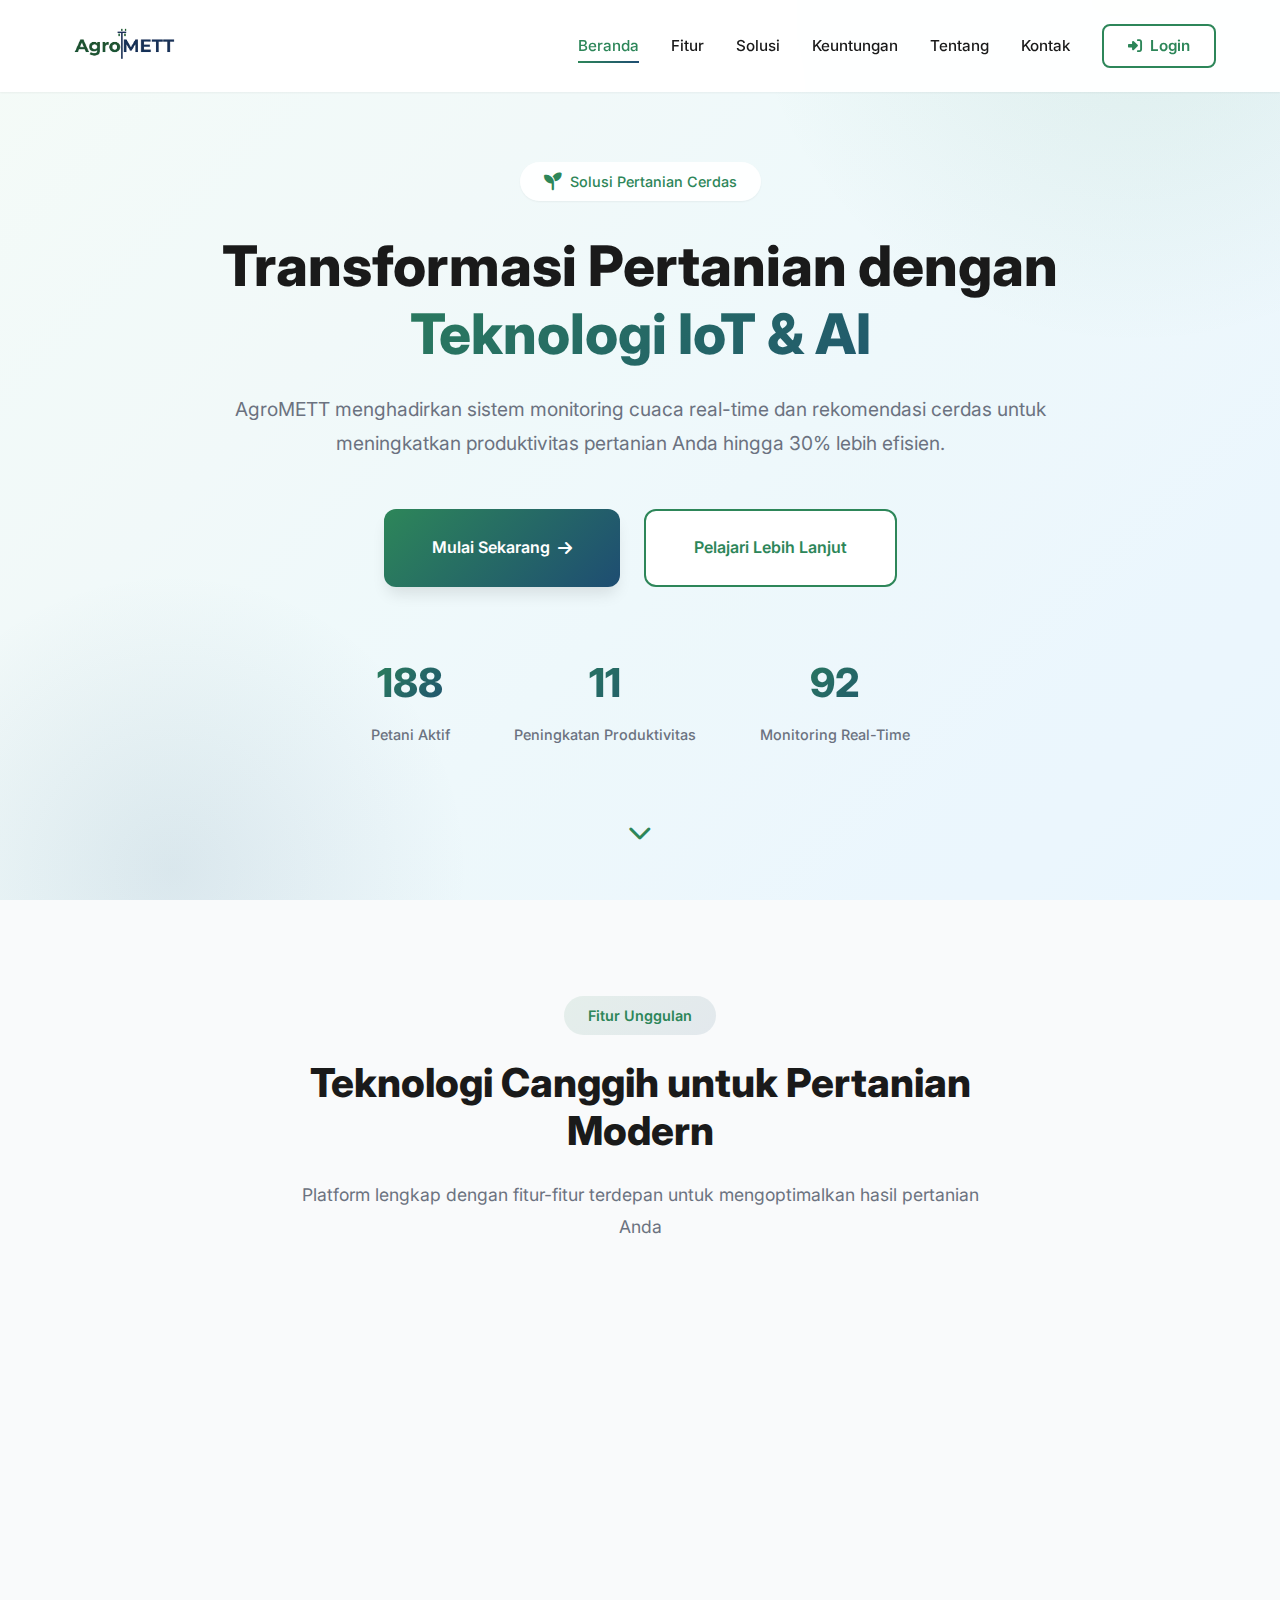
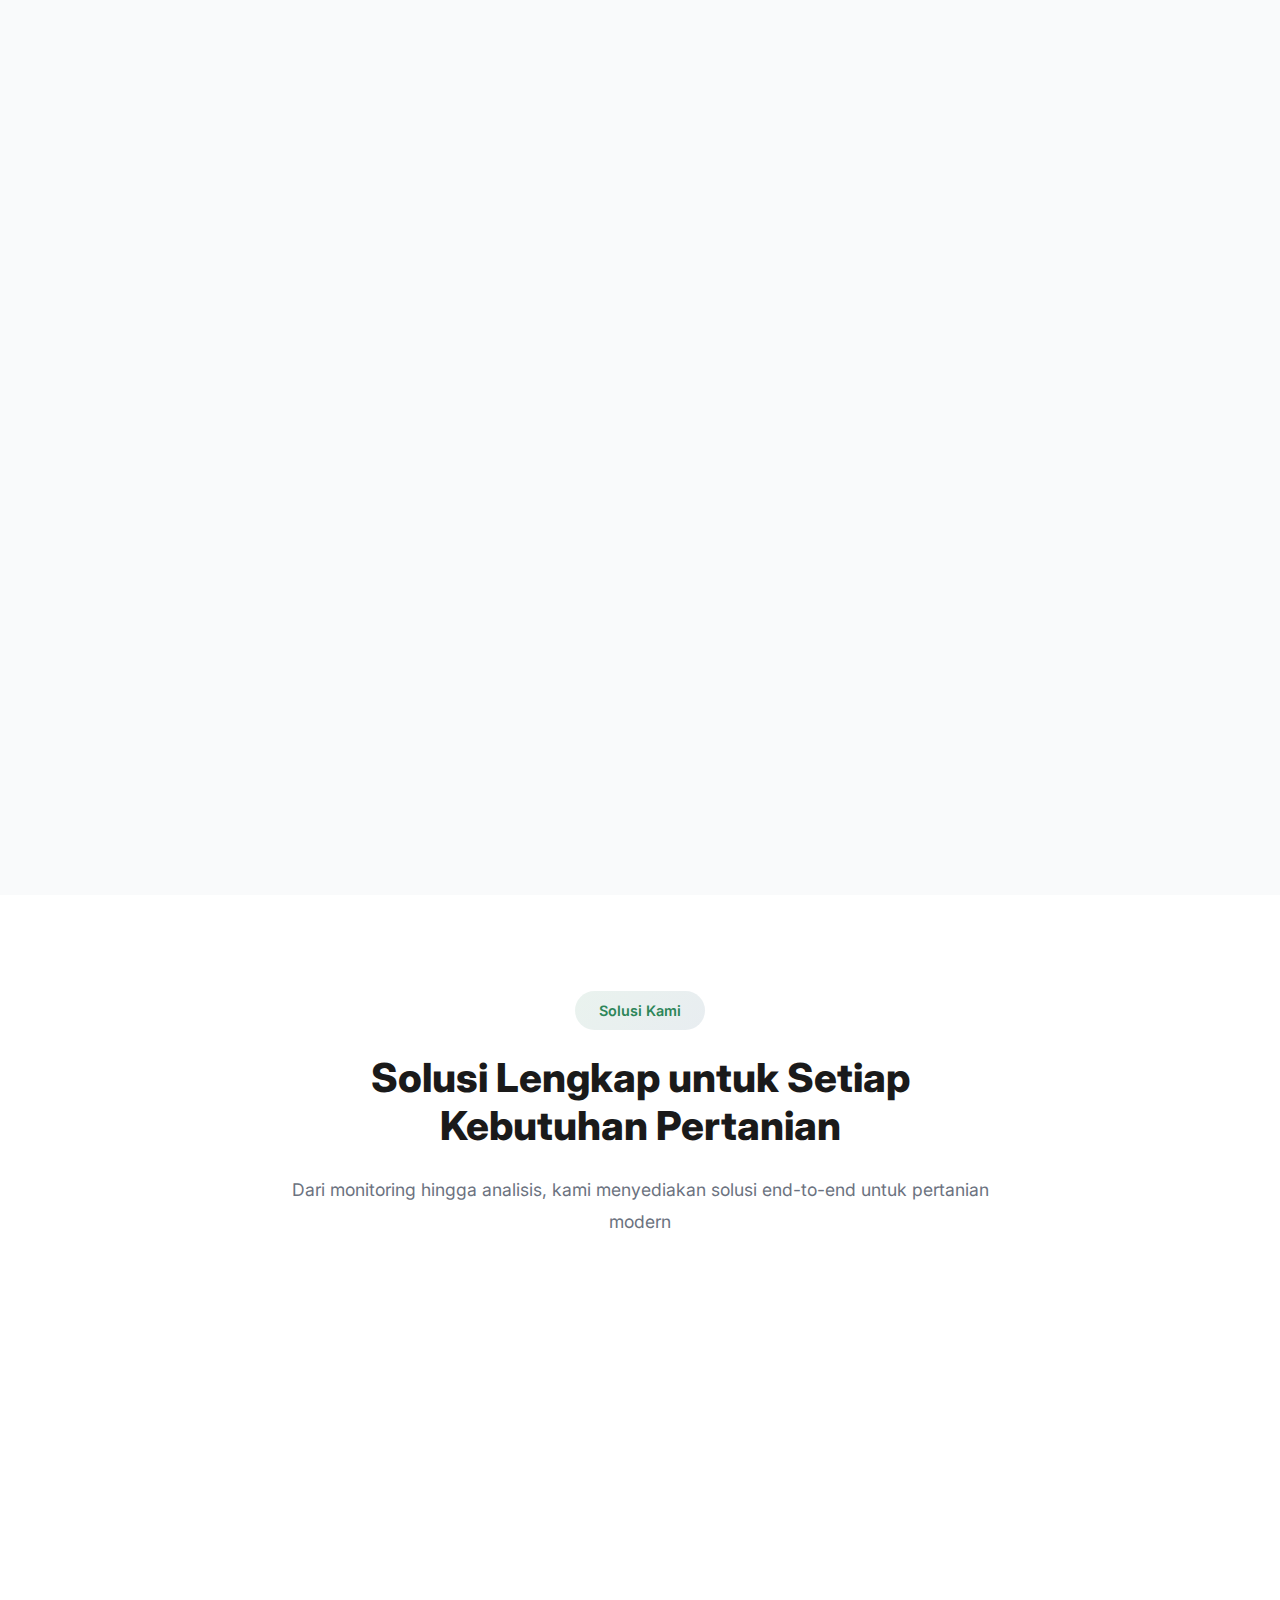
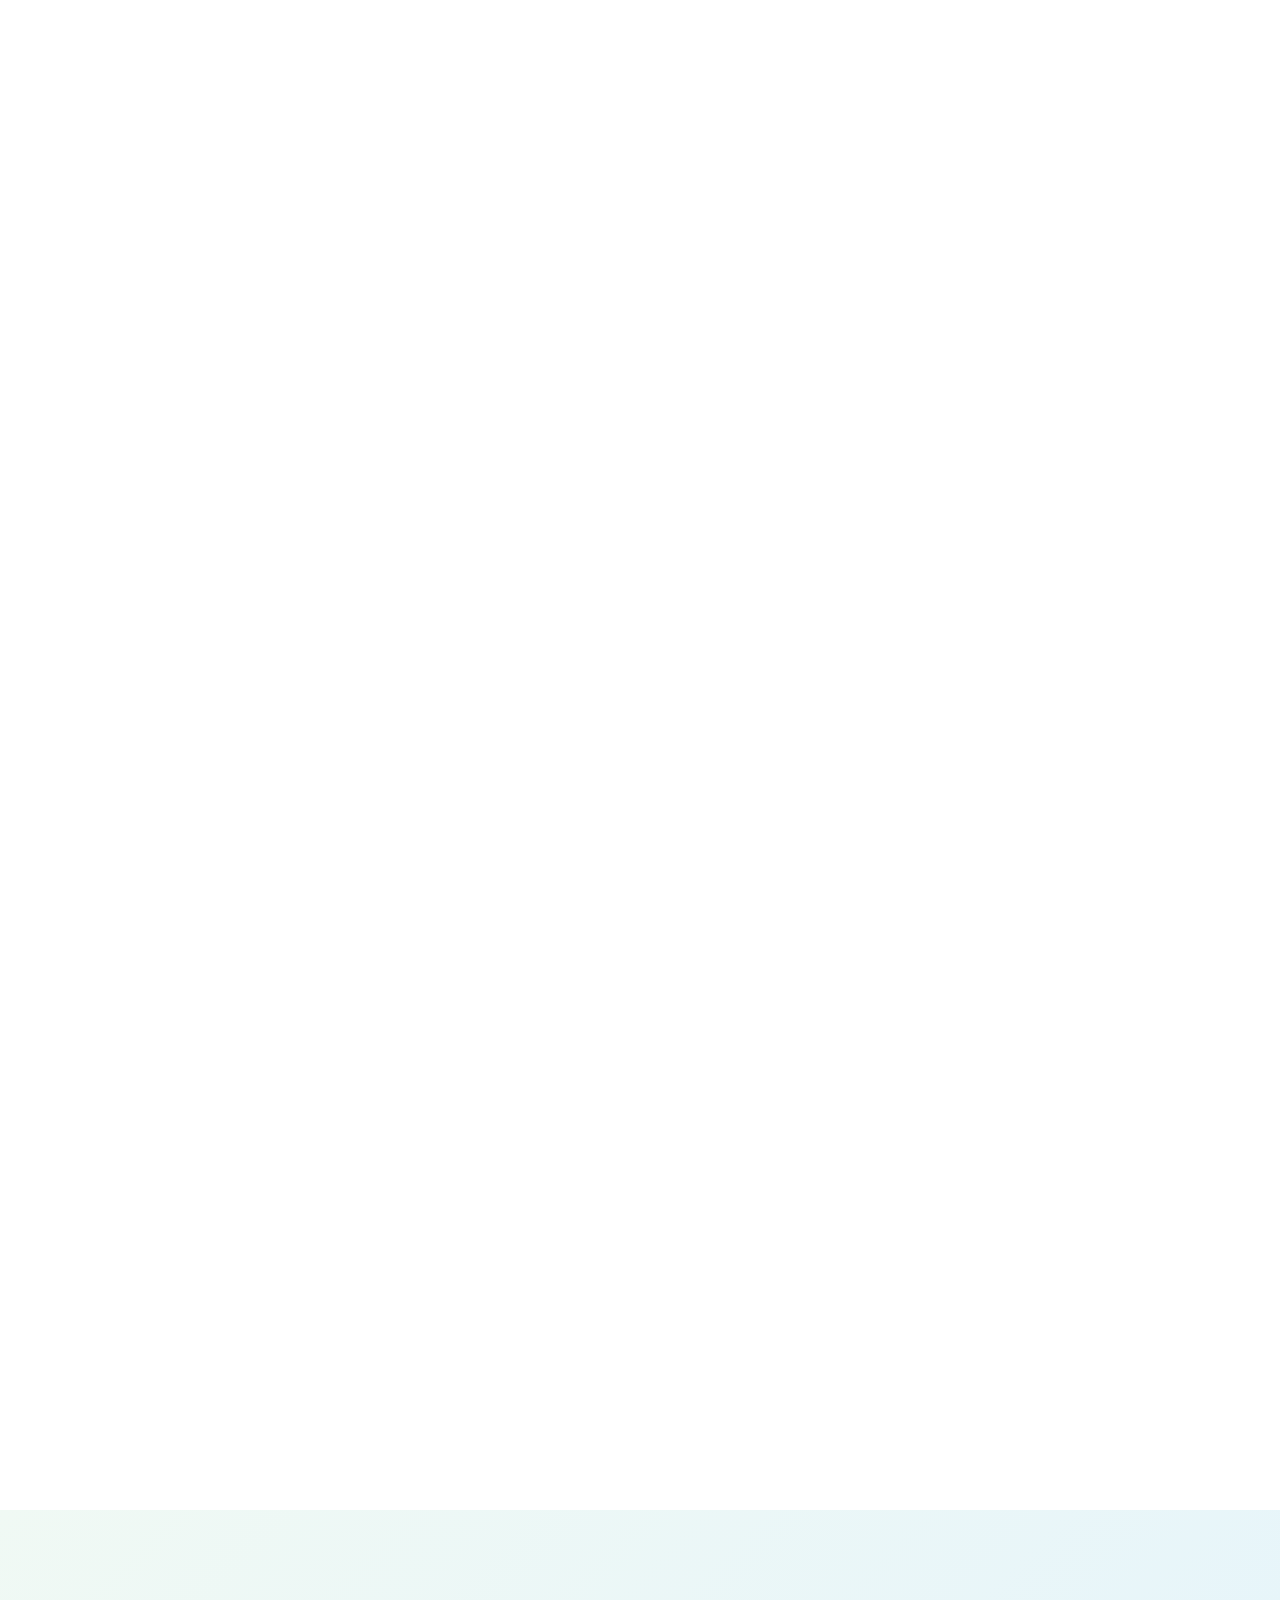
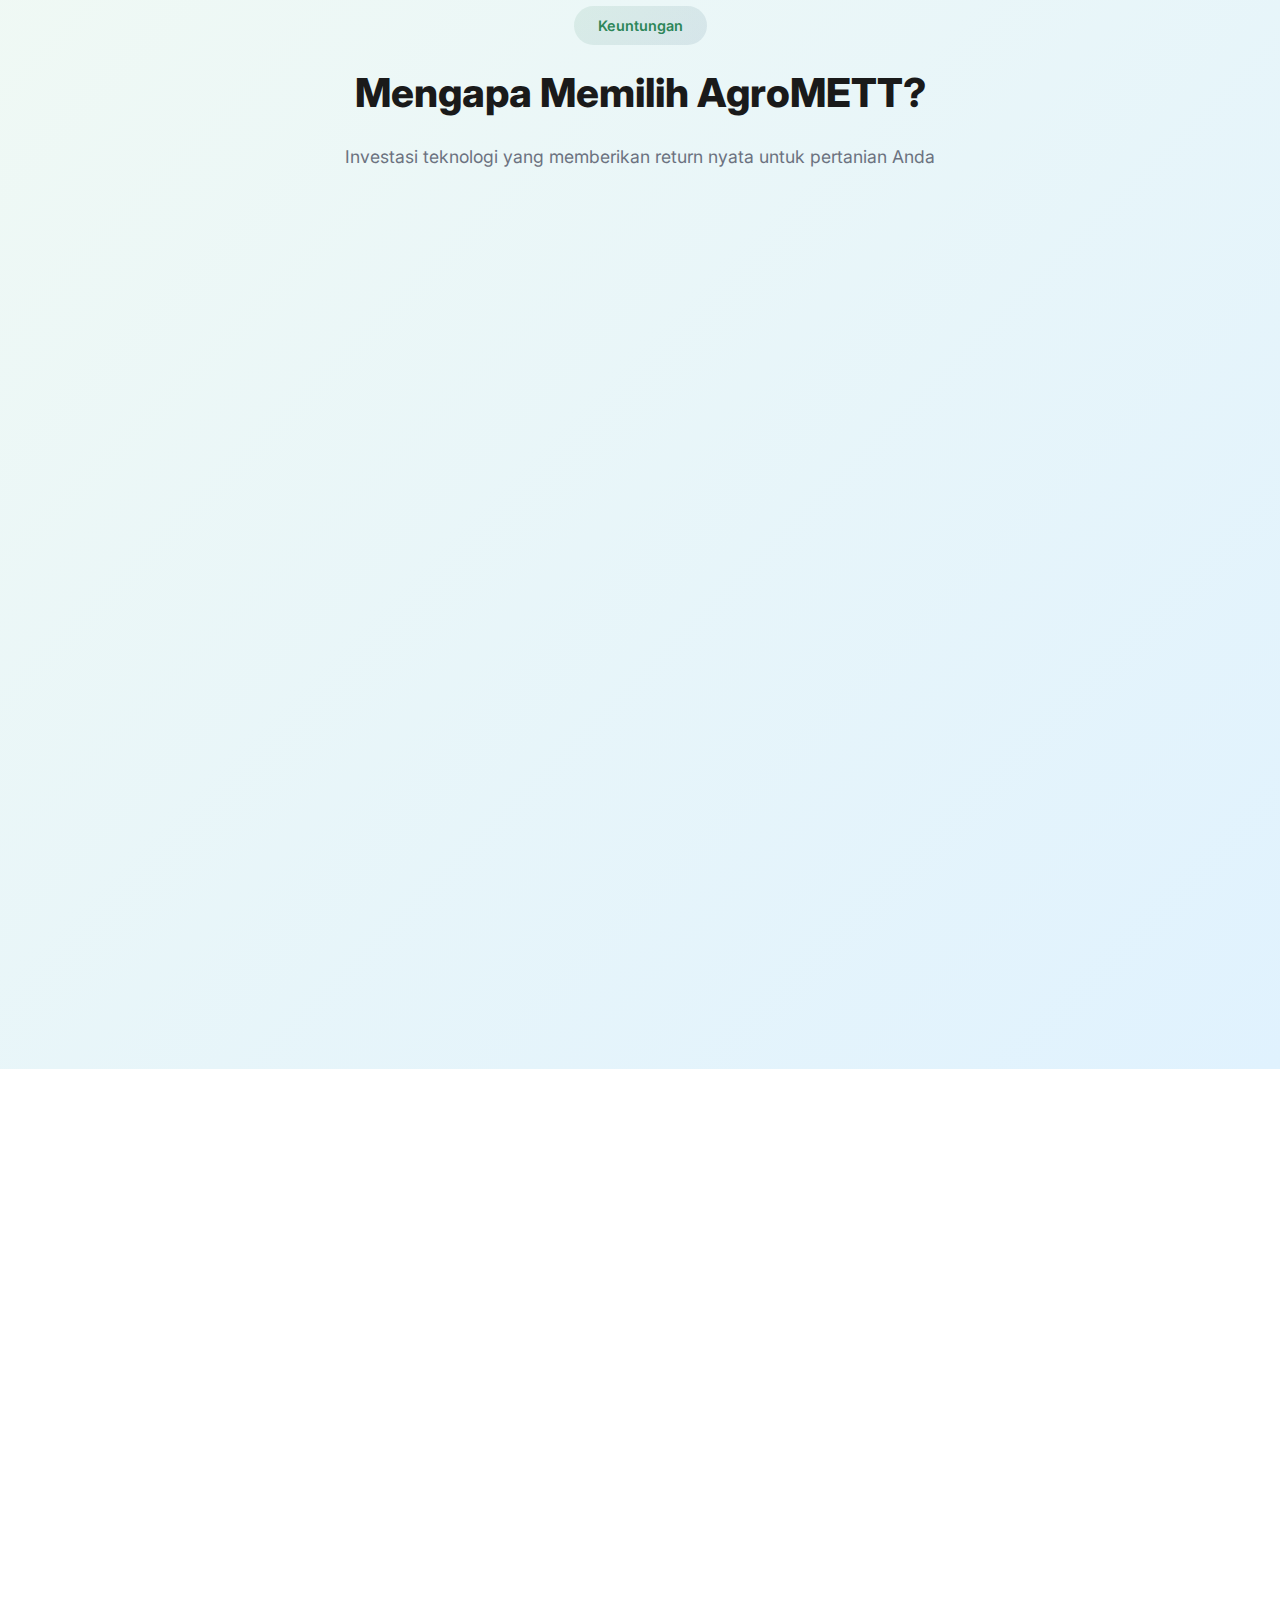
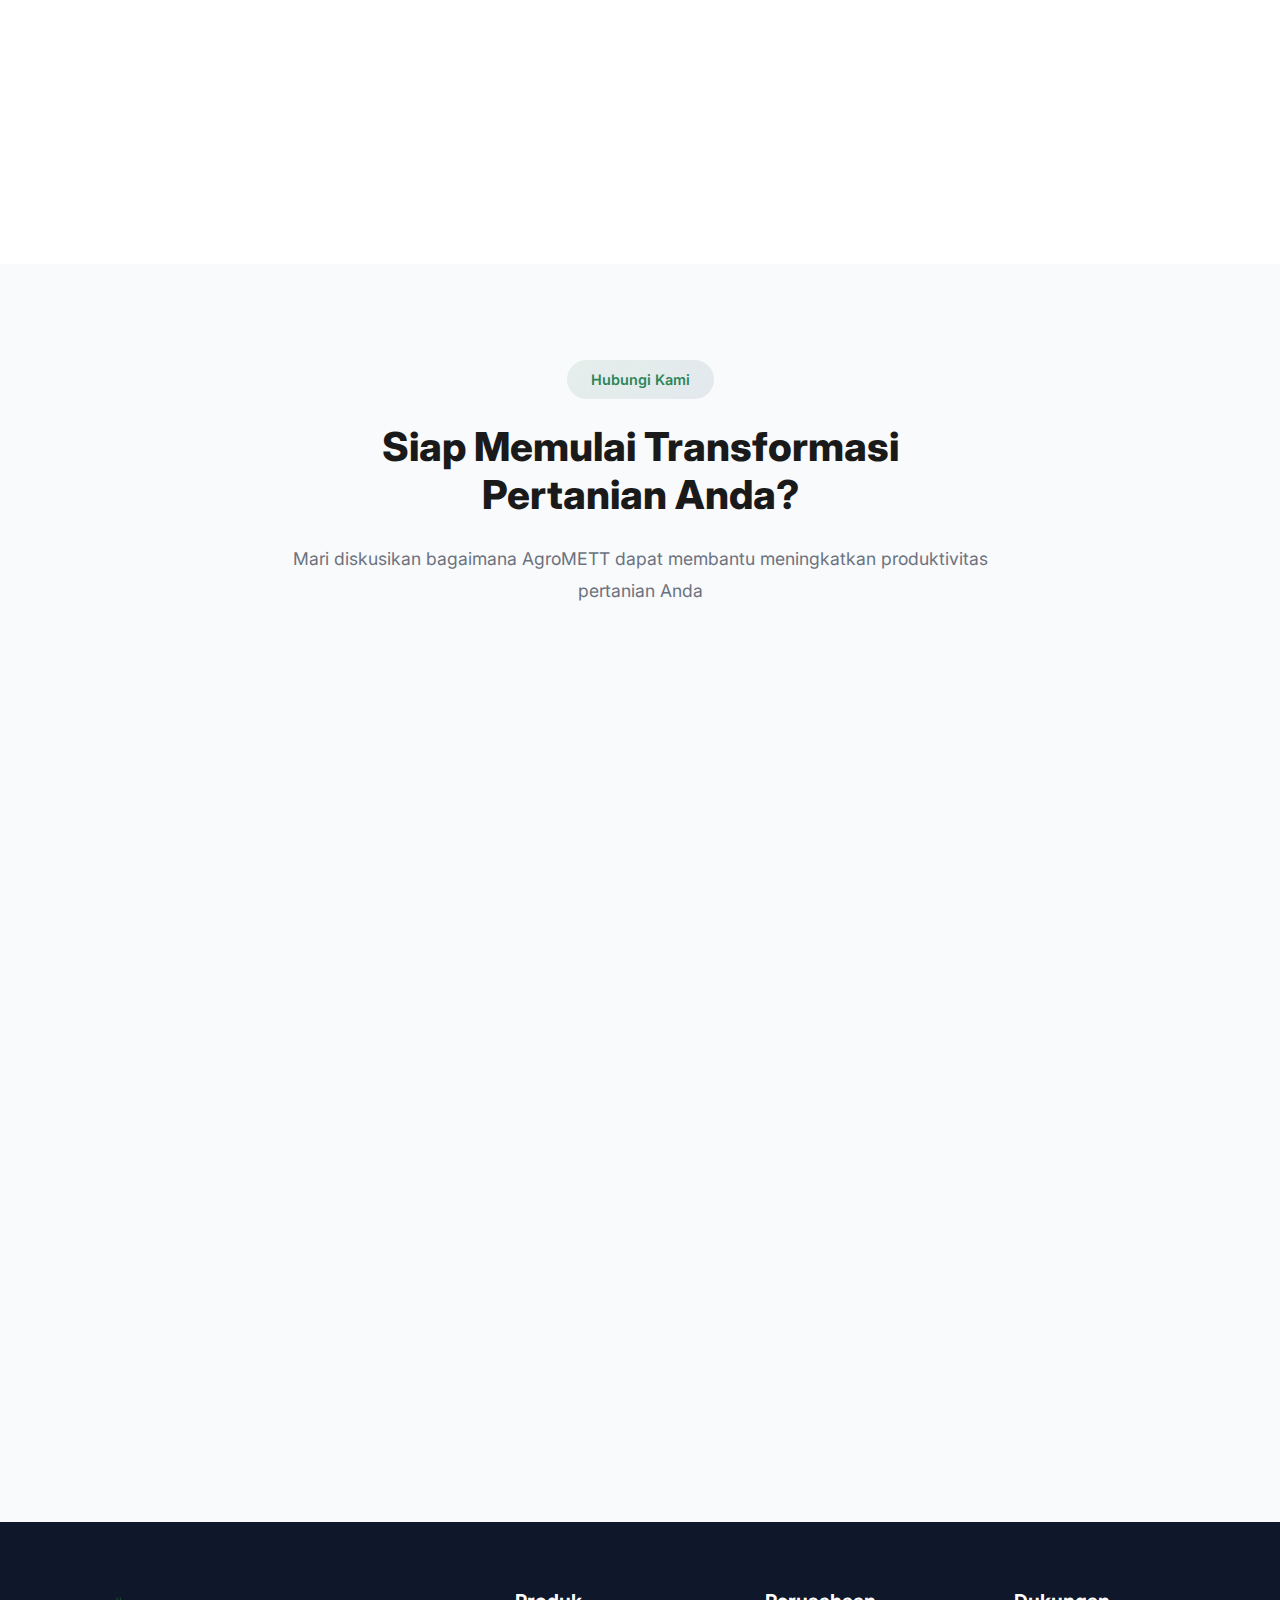
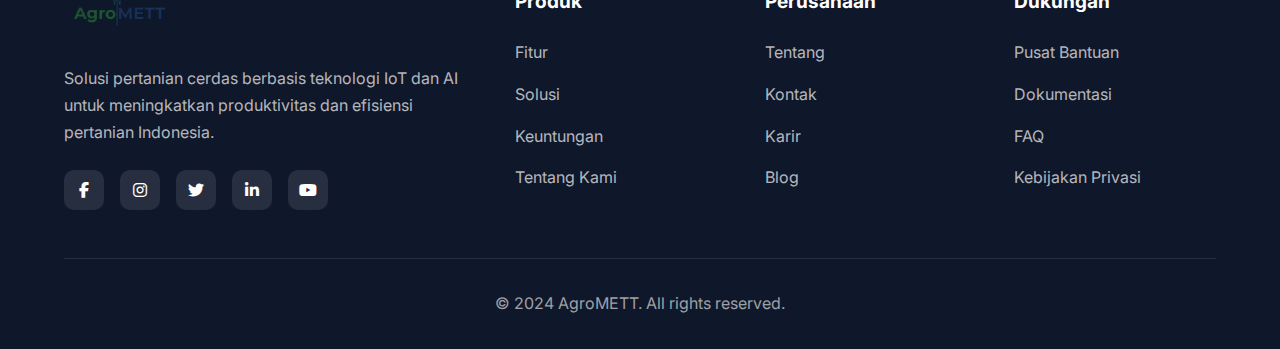
<file: index.html>
<!DOCTYPE html>
<html lang="id">
<head>
    <meta charset="UTF-8">
    <meta name="viewport" content="width=device-width, initial-scale=1.0">
    <title>AgroMETT - Smart Farming Solution untuk Pertanian Modern</title>
    <meta name="description" content="AgroMETT adalah solusi pertanian cerdas berbasis teknologi IoT dan AI untuk meningkatkan produktivitas dan efisiensi pertanian Indonesia.">
    <link rel="icon" type="image/png" href="image/logo1x1.png">
    <link rel="stylesheet" href="https://cdnjs.cloudflare.com/ajax/libs/font-awesome/6.4.0/css/all.min.css">
    <link rel="preconnect" href="https://fonts.googleapis.com">
    <link rel="preconnect" href="https://fonts.gstatic.com" crossorigin>
    <link href="https://fonts.googleapis.com/css2?family=Inter:wght@300;400;500;600;700;800&display=swap" rel="stylesheet">
    <link rel="stylesheet" href="index.css">
</head>
<body>
    <!-- Navigation -->
    <nav class="navbar" id="navbar">
        <div class="container">
            <div class="nav-wrapper">
                <div class="logo-container">
                    <img src="image/logo.png" alt="AgroMETT Logo" class="logo-img">
                </div>
                <button class="mobile-menu-toggle" id="mobile-menu-toggle" aria-label="Toggle menu">
                    <span></span>
                    <span></span>
                    <span></span>
                </button>
                <ul class="nav-menu" id="nav-menu">
                    <li><a href="#home" class="nav-link active">Beranda</a></li>
                    <li><a href="#features" class="nav-link">Fitur</a></li>
                    <li><a href="#solutions" class="nav-link">Solusi</a></li>
                    <li><a href="#benefits" class="nav-link">Keuntungan</a></li>
                    <li><a href="#about" class="nav-link">Tentang</a></li>
                    <li><a href="#contact" class="nav-link">Kontak</a></li>
                    <li><a href="auth.html" class="nav-link nav-login">
                        <i class="fas fa-sign-in-alt"></i>
                        <span>Login</span>
                    </a></li>
                </ul>
            </div>
        </div>
    </nav>

    <!-- Hero Section -->
    <section id="home" class="hero">
        <div class="hero-background">
            <div class="hero-overlay"></div>
        </div>
        <div class="container">
            <div class="hero-content">
                <div class="hero-badge">
                    <i class="fas fa-seedling"></i>
                    <span>Solusi Pertanian Cerdas</span>
                </div>
                <h1 class="hero-title">
                    Transformasi Pertanian dengan
                    <span class="highlight">Teknologi IoT & AI</span>
                </h1>
                <p class="hero-description">
                    AgroMETT menghadirkan sistem monitoring cuaca real-time dan rekomendasi cerdas 
                    untuk meningkatkan produktivitas pertanian Anda hingga 30% lebih efisien.
                </p>
                <div class="hero-cta">
                    <a href="#contact" class="btn btn-primary">
                        <span>Mulai Sekarang</span>
                        <i class="fas fa-arrow-right"></i>
                    </a>
                    <a href="#features" class="btn btn-secondary">
                        <span>Pelajari Lebih Lanjut</span>
                    </a>
                </div>
                <div class="hero-stats">
                    <div class="stat-item">
                        <div class="stat-number">500+</div>
                        <div class="stat-label">Petani Aktif</div>
                    </div>
                    <div class="stat-item">
                        <div class="stat-number">30%</div>
                        <div class="stat-label">Peningkatan Produktivitas</div>
                    </div>
                    <div class="stat-item">
                        <div class="stat-number">24/7</div>
                        <div class="stat-label">Monitoring Real-Time</div>
                    </div>
                </div>
            </div>
        </div>
        <div class="scroll-indicator">
            <i class="fas fa-chevron-down"></i>
        </div>
    </section>

    <!-- Features Section -->
    <section id="features" class="features">
        <div class="container">
            <div class="section-header">
                <span class="section-badge">Fitur Unggulan</span>
                <h2 class="section-title">Teknologi Canggih untuk Pertanian Modern</h2>
                <p class="section-description">
                    Platform lengkap dengan fitur-fitur terdepan untuk mengoptimalkan hasil pertanian Anda
                </p>
            </div>
            <div class="features-grid">
                <div class="feature-card">
                    <div class="feature-icon">
                        <i class="fas fa-cloud-sun-rain"></i>
                    </div>
                    <h3 class="feature-title">Monitoring Cuaca Real-Time</h3>
                    <p class="feature-description">
                        Pantau kondisi cuaca secara real-time dengan sensor IoT yang akurat. 
                        Dapatkan data suhu, kelembaban, intensitas cahaya, dan kecepatan angin.
                    </p>
                    <ul class="feature-list">
                        <li><i class="fas fa-check"></i> Update setiap menit</li>
                        <li><i class="fas fa-check"></i> Prediksi cuaca 7 hari</li>
                        <li><i class="fas fa-check"></i> Notifikasi peringatan dini</li>
                    </ul>
                </div>
                <div class="feature-card">
                    <div class="feature-icon">
                        <i class="fas fa-robot"></i>
                    </div>
                    <h3 class="feature-title">AI Rekomendasi Cerdas</h3>
                    <p class="feature-description">
                        Dapatkan rekomendasi berbasis AI untuk jadwal tanam, pemupukan, 
                        dan pengairan yang optimal berdasarkan data cuaca dan kondisi lahan.
                    </p>
                    <ul class="feature-list">
                        <li><i class="fas fa-check"></i> Analisis data prediktif</li>
                        <li><i class="fas fa-check"></i> Rekomendasi personalisasi</li>
                        <li><i class="fas fa-check"></i> Akurasi hingga 85%</li>
                    </ul>
                </div>
                <div class="feature-card">
                    <div class="feature-icon">
                        <i class="fas fa-chart-line"></i>
                    </div>
                    <h3 class="feature-title">Analisis Produktivitas</h3>
                    <p class="feature-description">
                        Analisis data historis untuk memprediksi hasil panen, estimasi pendapatan, 
                        dan perbandingan produktivitas antar musim.
                    </p>
                    <ul class="feature-list">
                        <li><i class="fas fa-check"></i> Prediksi hasil panen</li>
                        <li><i class="fas fa-check"></i> Estimasi pendapatan</li>
                        <li><i class="fas fa-check"></i> Grafik dan visualisasi data</li>
                    </ul>
                </div>
                <div class="feature-card">
                    <div class="feature-icon">
                        <i class="fas fa-mobile-alt"></i>
                    </div>
                    <h3 class="feature-title">Akses Mobile & Web</h3>
                    <p class="feature-description">
                        Akses platform dari mana saja melalui aplikasi mobile atau web. 
                        Responsif dan mudah digunakan di semua perangkat.
                    </p>
                    <ul class="feature-list">
                        <li><i class="fas fa-check"></i> Interface responsif</li>
                        <li><i class="fas fa-check"></i> Sinkronisasi cloud</li>
                        <li><i class="fas fa-check"></i> Offline mode tersedia</li>
                    </ul>
                </div>
                <div class="feature-card">
                    <div class="feature-icon">
                        <i class="fas fa-bell"></i>
                    </div>
                    <h3 class="feature-title">Notifikasi Pintar</h3>
                    <p class="feature-description">
                        Terima notifikasi penting tentang kondisi cuaca ekstrem, jadwal pemupukan, 
                        dan waktu panen optimal langsung ke perangkat Anda.
                    </p>
                    <ul class="feature-list">
                        <li><i class="fas fa-check"></i> Peringatan cuaca ekstrem</li>
                        <li><i class="fas fa-check"></i> Pengingat jadwal</li>
                        <li><i class="fas fa-check"></i> Customizable alerts</li>
                    </ul>
                </div>
                <div class="feature-card">
                    <div class="feature-icon">
                        <i class="fas fa-database"></i>
                    </div>
                    <h3 class="feature-title">Data Historis Lengkap</h3>
                    <p class="feature-description">
                        Simpan dan analisis data cuaca serta hasil panen dari waktu ke waktu. 
                        Ekspor data untuk analisis lebih lanjut.
                    </p>
                    <ul class="feature-list">
                        <li><i class="fas fa-check"></i> Penyimpanan cloud</li>
                        <li><i class="fas fa-check"></i> Ekspor data Excel/CSV</li>
                        <li><i class="fas fa-check"></i> Backup otomatis</li>
                    </ul>
                </div>
            </div>
        </div>
    </section>

    <!-- Solutions Section -->
    <section id="solutions" class="solutions">
        <div class="container">
            <div class="section-header">
                <span class="section-badge">Solusi Kami</span>
                <h2 class="section-title">Solusi Lengkap untuk Setiap Kebutuhan Pertanian</h2>
                <p class="section-description">
                    Dari monitoring hingga analisis, kami menyediakan solusi end-to-end untuk pertanian modern
                </p>
            </div>
            <div class="solutions-content">
                <div class="solution-item">
                    <div class="solution-image">
                        <img src="image/product1.png" alt="Stasiun Cuaca IoT" class="solution-image-img">
                    </div>
                    <div class="solution-text">
                        <h3>Stasiun Cuaca IoT</h3>
                        <p>
                            Sistem monitoring cuaca lengkap dengan sensor-sensor canggih yang terhubung 
                            langsung ke cloud. Dapatkan data akurat real-time untuk pengambilan keputusan yang tepat.
                        </p>
                        <ul class="solution-features">
                            <li><i class="fas fa-check-circle"></i> Sensor suhu, kelembaban, cahaya, dan angin</li>
                            <li><i class="fas fa-check-circle"></i> Koneksi WiFi/LoRa untuk area terpencil</li>
                            <li><i class="fas fa-check-circle"></i> Baterai tahan lama dengan panel surya</li>
                            <li><i class="fas fa-check-circle"></i> Tahan cuaca ekstrem</li>
                        </ul>
                    </div>
                </div>
                <div class="solution-item reverse">
                    <div class="solution-image">
                        <img src="image/product4.png" alt="Platform AI Analytics" class="solution-image-img">
                    </div>
                    <div class="solution-text">
                        <h3>Platform AI Analytics</h3>
                        <p>
                            Platform berbasis AI yang menganalisis data cuaca dan lahan untuk memberikan 
                            rekomendasi optimal. Meningkatkan efisiensi dan produktivitas pertanian Anda.
                        </p>
                        <ul class="solution-features">
                            <li><i class="fas fa-check-circle"></i> Machine learning untuk prediksi akurat</li>
                            <li><i class="fas fa-check-circle"></i> Rekomendasi jadwal tanam optimal</li>
                            <li><i class="fas fa-check-circle"></i> Manajemen air dan pemupukan cerdas</li>
                            <li><i class="fas fa-check-circle"></i> Dashboard interaktif dan mudah digunakan</li>
                        </ul>
                    </div>
                </div>
                <div class="solution-item">
                    <div class="solution-image">
                        <div class="solution-icon-large">
                            <i class="fas fa-users"></i>
                        </div>
                    </div>
                    <div class="solution-text">
                        <h3>Konsultasi & Support</h3>
                        <p>
                            Tim ahli kami siap membantu Anda dalam implementasi dan optimasi sistem. 
                            Dapatkan dukungan penuh untuk kesuksesan pertanian Anda.
                        </p>
                        <ul class="solution-features">
                            <li><i class="fas fa-check-circle"></i> Setup dan instalasi profesional</li>
                            <li><i class="fas fa-check-circle"></i> Training dan workshop</li>
                            <li><i class="fas fa-check-circle"></i> Support 24/7</li>
                            <li><i class="fas fa-check-circle"></i> Update dan maintenance berkala</li>
                        </ul>
                    </div>
                </div>
            </div>
        </div>
    </section>

    <!-- Benefits Section -->
    <section id="benefits" class="benefits">
        <div class="container">
            <div class="section-header">
                <span class="section-badge">Keuntungan</span>
                <h2 class="section-title">Mengapa Memilih AgroMETT?</h2>
                <p class="section-description">
                    Investasi teknologi yang memberikan return nyata untuk pertanian Anda
                </p>
            </div>
            <div class="benefits-grid">
                <div class="benefit-card">
                    <div class="benefit-number">01</div>
                    <h3>Meningkatkan Produktivitas</h3>
                    <p>Optimalkan hasil panen hingga 30% lebih tinggi dengan data-driven decision making</p>
                </div>
                <div class="benefit-card">
                    <div class="benefit-number">02</div>
                    <h3>Mengurangi Risiko</h3>
                    <p>Minimalkan kerugian akibat cuaca ekstrem dengan prediksi dan peringatan dini</p>
                </div>
                <div class="benefit-card">
                    <div class="benefit-number">03</div>
                    <h3>Efisiensi Biaya</h3>
                    <p>Hemat hingga 25% biaya operasional dengan manajemen air dan pemupukan yang tepat</p>
                </div>
                <div class="benefit-card">
                    <div class="benefit-number">04</div>
                    <h3>Data Terpusat</h3>
                    <p>Akses semua data pertanian Anda dari satu platform yang terintegrasi</p>
                </div>
                <div class="benefit-card">
                    <div class="benefit-number">05</div>
                    <h3>Skalabel</h3>
                    <p>Dari lahan kecil hingga perkebunan besar, solusi yang dapat disesuaikan</p>
                </div>
                <div class="benefit-card">
                    <div class="benefit-number">06</div>
                    <h3>Ramah Lingkungan</h3>
                    <p>Pertanian presisi yang mengurangi penggunaan air dan pupuk berlebihan</p>
                </div>
            </div>
        </div>
    </section>

    <!-- About Section -->
    <section id="about" class="about">
        <div class="container">
            <div class="about-content">
                <div class="about-text">
                    <span class="section-badge">Tentang Kami</span>
                    <h2 class="section-title">Mengubah Masa Depan Pertanian Indonesia</h2>
                    <p class="about-description">
                        AgroMETT lahir dari visi untuk membawa pertanian Indonesia ke era digital. 
                        Kami percaya bahwa teknologi dapat menjadi katalisator untuk meningkatkan 
                        kesejahteraan petani dan ketahanan pangan nasional.
                    </p>
                    <p class="about-description">
                        Dengan kombinasi IoT, AI, dan expertise di bidang pertanian, kami menghadirkan 
                        solusi yang tidak hanya canggih secara teknologi, tetapi juga praktis dan mudah 
                        digunakan oleh petani di seluruh Indonesia.
                    </p>
                    <div class="about-stats">
                        <div class="about-stat">
                            <div class="about-stat-number">500+</div>
                            <div class="about-stat-label">Petani Terdaftar</div>
                        </div>
                        <div class="about-stat">
                            <div class="about-stat-number">1000+</div>
                            <div class="about-stat-label">Hektar Lahan Terpantau</div>
                        </div>
                        <div class="about-stat">
                            <div class="about-stat-number">95%</div>
                            <div class="about-stat-label">Tingkat Kepuasan</div>
                        </div>
                    </div>
                </div>
                <div class="about-image">
                    <img src="image/product3.png" alt="AgroMETT Product" class="about-image-img">
                </div>
            </div>
        </div>
    </section>

    <!-- Contact Section -->
    <section id="contact" class="contact">
        <div class="container">
            <div class="section-header">
                <span class="section-badge">Hubungi Kami</span>
                <h2 class="section-title">Siap Memulai Transformasi Pertanian Anda?</h2>
                <p class="section-description">
                    Mari diskusikan bagaimana AgroMETT dapat membantu meningkatkan produktivitas pertanian Anda
                </p>
            </div>
            <div class="contact-content">
                <div class="contact-info">
                    <div class="contact-item">
                        <div class="contact-icon">
                            <i class="fas fa-map-marker-alt"></i>
                        </div>
                        <div class="contact-details">
                            <h4>Alamat</h4>
                            <p>Jl. Pertanian No. 123<br>Jakarta, Indonesia 12345</p>
                        </div>
                    </div>
                    <div class="contact-item">
                        <div class="contact-icon">
                            <i class="fas fa-phone"></i>
                        </div>
                        <div class="contact-details">
                            <h4>Telepon</h4>
                            <p>+62 21 1234 5678</p>
                        </div>
                    </div>
                    <div class="contact-item">
                        <div class="contact-icon">
                            <i class="fas fa-envelope"></i>
                        </div>
                        <div class="contact-details">
                            <h4>Email</h4>
                            <p>info@agromett.com</p>
                        </div>
                    </div>
                    <div class="contact-item">
                        <div class="contact-icon">
                            <i class="fas fa-clock"></i>
                        </div>
                        <div class="contact-details">
                            <h4>Jam Operasional</h4>
                            <p>Senin - Jumat: 08:00 - 17:00 WIB</p>
                        </div>
                    </div>
                </div>
                <div class="contact-form-container">
                    <form class="contact-form" id="contact-form">
                        <div class="form-group">
                            <label for="name">Nama Lengkap</label>
                            <input type="text" id="name" name="name" required>
                        </div>
                        <div class="form-group">
                            <label for="email">Email</label>
                            <input type="email" id="email" name="email" required>
                        </div>
                        <div class="form-group">
                            <label for="phone">Nomor Telepon</label>
                            <input type="tel" id="phone" name="phone" required>
                        </div>
                        <div class="form-group">
                            <label for="message">Pesan</label>
                            <textarea id="message" name="message" rows="5" required></textarea>
                        </div>
                        <button type="submit" class="btn btn-primary btn-full">
                            <span>Kirim Pesan</span>
                            <i class="fas fa-paper-plane"></i>
                        </button>
                    </form>
                </div>
            </div>
        </div>
    </section>

    <!-- Footer -->
    <footer class="footer">
        <div class="container">
            <div class="footer-content">
                <div class="footer-section">
                    <div class="footer-logo">
                        <img src="image/logo.png" alt="AgroMETT Logo" class="footer-logo-img">
                    </div>
                    <p class="footer-description">
                        Solusi pertanian cerdas berbasis teknologi IoT dan AI untuk meningkatkan 
                        produktivitas dan efisiensi pertanian Indonesia.
                    </p>
                    <div class="social-links">
                        <a href="#" aria-label="Facebook"><i class="fab fa-facebook-f"></i></a>
                        <a href="#" aria-label="Instagram"><i class="fab fa-instagram"></i></a>
                        <a href="#" aria-label="Twitter"><i class="fab fa-twitter"></i></a>
                        <a href="#" aria-label="LinkedIn"><i class="fab fa-linkedin-in"></i></a>
                        <a href="#" aria-label="YouTube"><i class="fab fa-youtube"></i></a>
                    </div>
                </div>
                <div class="footer-section">
                    <h4 class="footer-title">Produk</h4>
                    <ul class="footer-links">
                        <li><a href="#features">Fitur</a></li>
                        <li><a href="#solutions">Solusi</a></li>
                        <li><a href="#benefits">Keuntungan</a></li>
                        <li><a href="#about">Tentang Kami</a></li>
                    </ul>
                </div>
                <div class="footer-section">
                    <h4 class="footer-title">Perusahaan</h4>
                    <ul class="footer-links">
                        <li><a href="#about">Tentang</a></li>
                        <li><a href="#contact">Kontak</a></li>
                        <li><a href="#">Karir</a></li>
                        <li><a href="#">Blog</a></li>
                    </ul>
                </div>
                <div class="footer-section">
                    <h4 class="footer-title">Dukungan</h4>
                    <ul class="footer-links">
                        <li><a href="#">Pusat Bantuan</a></li>
                        <li><a href="#">Dokumentasi</a></li>
                        <li><a href="#">FAQ</a></li>
                        <li><a href="#">Kebijakan Privasi</a></li>
                    </ul>
                </div>
            </div>
            <div class="footer-bottom">
                <p>&copy; 2024 AgroMETT. All rights reserved.</p>
            </div>
        </div>
    </footer>

    <script src="index.js"></script>
</body>
</html>
</file>
<file: index.css>
/* ============================================
   RESET & BASE STYLES
   ============================================ */
* {
    margin: 0;
    padding: 0;
    box-sizing: border-box;
}

:root {
    /* Colors */
    --primary-green: #2d8659;
    --primary-blue: #1e4d72;
    --secondary-green: #4a9d6e;
    --secondary-blue: #2c6a9e;
    --accent-green: #5fb87f;
    --accent-blue: #3d8bc4;
    --dark: #1a1a1a;
    --dark-gray: #2d2d2d;
    --gray: #6b7280;
    --light-gray: #e5e7eb;
    --white: #ffffff;
    --bg-light: #f9fafb;
    --bg-dark: #0f172a;
    
    /* Typography */
    --font-primary: 'Inter', -apple-system, BlinkMacSystemFont, 'Segoe UI', sans-serif;
    --font-weight-light: 300;
    --font-weight-normal: 400;
    --font-weight-medium: 500;
    --font-weight-semibold: 600;
    --font-weight-bold: 700;
    --font-weight-extrabold: 800;
    
    /* Spacing */
    --spacing-xs: 0.5rem;
    --spacing-sm: 1rem;
    --spacing-md: 1.5rem;
    --spacing-lg: 2rem;
    --spacing-xl: 3rem;
    --spacing-2xl: 4rem;
    --spacing-3xl: 6rem;
    
    /* Transitions */
    --transition-fast: 0.2s ease;
    --transition-normal: 0.3s ease;
    --transition-slow: 0.5s ease;
    
    /* Shadows */
    --shadow-sm: 0 1px 2px 0 rgba(0, 0, 0, 0.05);
    --shadow-md: 0 4px 6px -1px rgba(0, 0, 0, 0.1);
    --shadow-lg: 0 10px 15px -3px rgba(0, 0, 0, 0.1);
    --shadow-xl: 0 20px 25px -5px rgba(0, 0, 0, 0.1);
    --shadow-2xl: 0 25px 50px -12px rgba(0, 0, 0, 0.25);
}

html {
    scroll-behavior: smooth;
    overflow-y: auto !important; /* Allow scrolling but hide scrollbar */
    scrollbar-width: none; /* Firefox - hide scrollbar but keep scroll */
    -ms-overflow-style: none; /* IE and Edge - hide scrollbar but keep scroll */
}

html::-webkit-scrollbar {
    width: 0px; /* Hide vertical scrollbar but keep scroll functionality */
    height: 0px;
}

html::-webkit-scrollbar:vertical {
    display: none !important;
    width: 0px !important;
    visibility: hidden !important;
}

body {
    font-family: var(--font-primary);
    font-weight: var(--font-weight-normal);
    line-height: 1.6;
    color: var(--dark);
    background-color: var(--white);
    overflow-x: hidden;
    overflow-y: auto !important; /* Allow scrolling but hide scrollbar */
    scrollbar-width: none; /* Firefox - hide scrollbar but keep scroll */
    -ms-overflow-style: none; /* IE and Edge - hide scrollbar but keep scroll */
}

/* Hide vertical scrollbar for Chrome, Safari, Opera - but keep scroll functionality */
body::-webkit-scrollbar {
    width: 0px !important; /* Hide vertical scrollbar */
}

body::-webkit-scrollbar:vertical {
    display: none !important;
    width: 0px !important;
    visibility: hidden !important;
}

/* Hide vertical scrollbar for all elements - but keep scroll functionality */
* {
    scrollbar-width: thin; /* Firefox */
    scrollbar-color: transparent transparent; /* Firefox - hide scrollbar but keep scroll */
    -ms-overflow-style: none; /* IE and Edge - hide scrollbar but keep scroll */
}

*::-webkit-scrollbar {
    width: 0px !important; /* Hide vertical scrollbar */
}

*::-webkit-scrollbar:vertical {
    display: none !important;
    width: 0px !important;
    visibility: hidden !important;
}

.container {
    max-width: 1200px;
    margin: 0 auto;
    padding: 0 var(--spacing-md);
}

/* ============================================
   NAVIGATION
   ============================================ */
.navbar {
    position: fixed;
    top: 0;
    left: 0;
    right: 0;
    background: rgba(255, 255, 255, 0.95);
    backdrop-filter: blur(10px);
    box-shadow: var(--shadow-sm);
    z-index: 1000;
    transition: var(--transition-normal);
}

.navbar.scrolled {
    box-shadow: var(--shadow-md);
}

.nav-wrapper {
    display: flex;
    justify-content: space-between;
    align-items: center;
    padding: var(--spacing-sm) 0;
}

.logo-container {
    display: flex;
    align-items: center;
    gap: var(--spacing-xs);
    text-decoration: none;
    color: var(--dark);
}

.logo-img {
    height: 60px;
    width: auto;
    object-fit: contain;
}

.logo-text {
    font-size: 1.5rem;
    font-weight: var(--font-weight-bold);
    background: linear-gradient(135deg, var(--primary-green), var(--primary-blue));
    -webkit-background-clip: text;
    -webkit-text-fill-color: transparent;
    background-clip: text;
}

.nav-menu {
    display: flex;
    list-style: none;
    gap: var(--spacing-lg);
    align-items: center;
}

.nav-link {
    text-decoration: none;
    color: var(--dark);
    font-weight: var(--font-weight-medium);
    font-size: 0.95rem;
    transition: var(--transition-fast);
    position: relative;
    padding: var(--spacing-xs) 0;
}

.nav-link::after {
    content: '';
    position: absolute;
    bottom: 0;
    left: 0;
    width: 0;
    height: 2px;
    background: linear-gradient(90deg, var(--primary-green), var(--primary-blue));
    transition: var(--transition-normal);
}

.nav-link:hover::after,
.nav-link.active::after {
    width: 100%;
}

.nav-link:hover {
    color: var(--primary-green);
}

.nav-link.active {
    color: var(--primary-green);
}

.cta-nav {
    background: linear-gradient(135deg, var(--primary-green), var(--primary-blue));
    color: var(--white) !important;
    padding: var(--spacing-xs) var(--spacing-md);
    border-radius: 8px;
    transition: var(--transition-normal);
}

.cta-nav::after {
    display: none;
}

.cta-nav:hover {
    transform: translateY(-2px);
    box-shadow: var(--shadow-md);
}

.nav-login {
    display: inline-flex;
    align-items: center;
    gap: var(--spacing-xs);
    background: var(--white);
    color: var(--primary-green) !important;
    padding: var(--spacing-xs) var(--spacing-md) !important;
    border-radius: 8px;
    border: 2px solid var(--primary-green);
    transition: var(--transition-normal);
    font-weight: var(--font-weight-semibold);
}

.nav-login::after {
    display: none;
}

.nav-login:hover {
    background: linear-gradient(135deg, var(--primary-green), var(--primary-blue));
    color: var(--white) !important;
    transform: translateY(-2px);
    box-shadow: var(--shadow-md);
    border-color: transparent;
}

.nav-login i {
    font-size: 0.9rem;
}

.mobile-menu-toggle {
    display: none;
    flex-direction: column;
    gap: 5px;
    background: none;
    border: none;
    cursor: pointer;
    padding: var(--spacing-xs);
}

.mobile-menu-toggle span {
    width: 25px;
    height: 3px;
    background: var(--dark);
    border-radius: 3px;
    transition: var(--transition-normal);
}

/* ============================================
   HERO SECTION
   ============================================ */
.hero {
    position: relative;
    min-height: 100vh;
    display: flex;
    align-items: center;
    justify-content: center;
    padding-top: 80px;
    overflow: hidden;
}

.hero-background {
    position: absolute;
    top: 0;
    left: 0;
    right: 0;
    bottom: 0;
    background: linear-gradient(135deg, #f0f9f4 0%, #e0f2fe 100%);
    z-index: -2;
}

.hero-background::before {
    content: '';
    position: absolute;
    top: -50%;
    right: -20%;
    width: 800px;
    height: 800px;
    background: radial-gradient(circle, rgba(45, 134, 89, 0.1) 0%, transparent 70%);
    border-radius: 50%;
}

.hero-background::after {
    content: '';
    position: absolute;
    bottom: -30%;
    left: -10%;
    width: 600px;
    height: 600px;
    background: radial-gradient(circle, rgba(30, 77, 114, 0.1) 0%, transparent 70%);
    border-radius: 50%;
}

.hero-overlay {
    position: absolute;
    top: 0;
    left: 0;
    right: 0;
    bottom: 0;
    background: rgba(255, 255, 255, 0.3);
    z-index: -1;
}

.hero-content {
    text-align: center;
    max-width: 900px;
    margin: 0 auto;
    z-index: 1;
    animation: fadeInUp 0.8s ease;
    padding-top: var(--spacing-md);
}

.hero-badge {
    display: inline-flex;
    align-items: center;
    gap: var(--spacing-xs);
    background: rgba(255, 255, 255, 0.9);
    padding: var(--spacing-xs) var(--spacing-md);
    border-radius: 50px;
    font-size: 0.9rem;
    font-weight: var(--font-weight-medium);
    color: var(--primary-green);
    margin-bottom: var(--spacing-lg);
    box-shadow: var(--shadow-sm);
}

.hero-badge i {
    font-size: 1.1rem;
}

.hero-title {
    font-size: 3.5rem;
    font-weight: var(--font-weight-extrabold);
    line-height: 1.2;
    margin-bottom: var(--spacing-md);
    color: var(--dark);
}

.hero-title .highlight {
    background: linear-gradient(135deg, var(--primary-green), var(--primary-blue));
    -webkit-background-clip: text;
    -webkit-text-fill-color: transparent;
    background-clip: text;
    display: block;
}

.hero-description {
    font-size: 1.2rem;
    color: var(--gray);
    margin-bottom: var(--spacing-xl);
    line-height: 1.8;
}

.hero-cta {
    display: flex;
    gap: var(--spacing-md);
    justify-content: center;
    margin-bottom: var(--spacing-2xl);
    flex-wrap: wrap;
}

.btn {
    display: inline-flex;
    align-items: center;
    gap: var(--spacing-xs);
    padding: var(--spacing-md) var(--spacing-xl);
    border-radius: 12px;
    font-weight: var(--font-weight-semibold);
    text-decoration: none;
    transition: var(--transition-normal);
    border: none;
    cursor: pointer;
    font-size: 1rem;
}

.btn-primary {
    background: linear-gradient(135deg, var(--primary-green), var(--primary-blue));
    color: var(--white);
    box-shadow: var(--shadow-lg);
}

.btn-primary:hover {
    transform: translateY(-3px);
    box-shadow: var(--shadow-xl);
}

.btn-secondary {
    background: var(--white);
    color: var(--primary-green);
    border: 2px solid var(--primary-green);
}

.btn-secondary:hover {
    background: var(--primary-green);
    color: var(--white);
    transform: translateY(-3px);
}

.hero-stats {
    display: flex;
    justify-content: center;
    gap: var(--spacing-2xl);
    flex-wrap: wrap;
}

.stat-item {
    text-align: center;
}

.stat-number {
    font-size: 2.5rem;
    font-weight: var(--font-weight-extrabold);
    background: linear-gradient(135deg, var(--primary-green), var(--primary-blue));
    -webkit-background-clip: text;
    -webkit-text-fill-color: transparent;
    background-clip: text;
    margin-bottom: var(--spacing-xs);
}

.stat-label {
    font-size: 0.9rem;
    color: var(--gray);
    font-weight: var(--font-weight-medium);
}

.scroll-indicator {
    position: absolute;
    bottom: var(--spacing-xl);
    left: 50%;
    transform: translateX(-50%);
    animation: bounce 2s infinite;
    color: var(--primary-green);
    font-size: 1.5rem;
}

/* ============================================
   SECTIONS
   ============================================ */
section {
    padding: var(--spacing-3xl) 0;
}

.section-header {
    text-align: center;
    max-width: 700px;
    margin: 0 auto var(--spacing-2xl);
}

.section-badge {
    display: inline-block;
    background: linear-gradient(135deg, rgba(45, 134, 89, 0.1), rgba(30, 77, 114, 0.1));
    color: var(--primary-green);
    padding: var(--spacing-xs) var(--spacing-md);
    border-radius: 50px;
    font-size: 0.9rem;
    font-weight: var(--font-weight-semibold);
    margin-bottom: var(--spacing-md);
}

.section-title {
    font-size: 2.5rem;
    font-weight: var(--font-weight-extrabold);
    margin-bottom: var(--spacing-md);
    color: var(--dark);
    line-height: 1.2;
}

.section-description {
    font-size: 1.1rem;
    color: var(--gray);
    line-height: 1.8;
}

/* ============================================
   FEATURES SECTION
   ============================================ */
.features {
    background: var(--bg-light);
}

.features-grid {
    display: grid;
    grid-template-columns: repeat(auto-fit, minmax(320px, 1fr));
    gap: var(--spacing-xl);
}

.feature-card {
    background: var(--white);
    padding: var(--spacing-xl);
    border-radius: 20px;
    box-shadow: var(--shadow-sm);
    transition: var(--transition-normal);
    border: 1px solid var(--light-gray);
}

.feature-card:hover {
    transform: translateY(-8px);
    box-shadow: var(--shadow-xl);
    border-color: var(--primary-green);
}

.feature-icon {
    width: 70px;
    height: 70px;
    background: linear-gradient(135deg, rgba(45, 134, 89, 0.1), rgba(30, 77, 114, 0.1));
    border-radius: 16px;
    display: flex;
    align-items: center;
    justify-content: center;
    margin-bottom: var(--spacing-md);
    font-size: 2rem;
    color: var(--primary-green);
}

.feature-title {
    font-size: 1.5rem;
    font-weight: var(--font-weight-bold);
    margin-bottom: var(--spacing-sm);
    color: var(--dark);
}

.feature-description {
    color: var(--gray);
    margin-bottom: var(--spacing-md);
    line-height: 1.7;
}

.feature-list {
    list-style: none;
}

.feature-list li {
    display: flex;
    align-items: center;
    gap: var(--spacing-xs);
    margin-bottom: var(--spacing-xs);
    color: var(--gray);
    font-size: 0.95rem;
}

.feature-list i {
    color: var(--primary-green);
    font-size: 0.9rem;
}

/* ============================================
   SOLUTIONS SECTION
   ============================================ */
.solutions {
    background: var(--white);
}

.solutions-content {
    display: flex;
    flex-direction: column;
    gap: var(--spacing-3xl);
}

.solution-item {
    display: grid;
    grid-template-columns: 1fr 1fr;
    gap: var(--spacing-2xl);
    align-items: center;
}

.solution-item.reverse {
    direction: rtl;
}

.solution-item.reverse > * {
    direction: ltr;
}

.solution-image {
    display: flex;
    align-items: center;
    justify-content: center;
}

.solution-icon-large {
    width: 300px;
    height: 300px;
    background: linear-gradient(135deg, rgba(45, 134, 89, 0.1), rgba(30, 77, 114, 0.1));
    border-radius: 30px;
    display: flex;
    align-items: center;
    justify-content: center;
    font-size: 6rem;
    color: var(--primary-green);
    box-shadow: var(--shadow-lg);
}

.solution-image-img {
    width: 100%;
    max-width: 400px;
    height: auto;
    object-fit: contain;
    border-radius: 20px;
    box-shadow: var(--shadow-lg);
    transition: var(--transition-normal);
    background: var(--white);
    padding: var(--spacing-md);
}

.solution-image-img:hover {
    transform: translateY(-5px);
    box-shadow: var(--shadow-xl);
}

.solution-text h3 {
    font-size: 2rem;
    font-weight: var(--font-weight-bold);
    margin-bottom: var(--spacing-md);
    color: var(--dark);
}

.solution-text p {
    font-size: 1.1rem;
    color: var(--gray);
    margin-bottom: var(--spacing-lg);
    line-height: 1.8;
}

.solution-features {
    list-style: none;
}

.solution-features li {
    display: flex;
    align-items: center;
    gap: var(--spacing-sm);
    margin-bottom: var(--spacing-sm);
    font-size: 1rem;
    color: var(--dark);
}

.solution-features i {
    color: var(--primary-green);
    font-size: 1.2rem;
}

/* ============================================
   BENEFITS SECTION
   ============================================ */
.benefits {
    background: linear-gradient(135deg, #f0f9f4 0%, #e0f2fe 100%);
}

.benefits-grid {
    display: grid;
    grid-template-columns: repeat(auto-fit, minmax(300px, 1fr));
    gap: var(--spacing-xl);
}

.benefit-card {
    background: var(--white);
    padding: var(--spacing-xl);
    border-radius: 20px;
    box-shadow: var(--shadow-md);
    transition: var(--transition-normal);
    position: relative;
    overflow: hidden;
}

.benefit-card::before {
    content: '';
    position: absolute;
    top: 0;
    left: 0;
    width: 4px;
    height: 100%;
    background: linear-gradient(180deg, var(--primary-green), var(--primary-blue));
    transition: var(--transition-normal);
}

.benefit-card:hover {
    transform: translateY(-5px);
    box-shadow: var(--shadow-xl);
}

.benefit-card:hover::before {
    width: 100%;
    opacity: 0.05;
}

.benefit-number {
    font-size: 3rem;
    font-weight: var(--font-weight-extrabold);
    background: linear-gradient(135deg, var(--primary-green), var(--primary-blue));
    -webkit-background-clip: text;
    -webkit-text-fill-color: transparent;
    background-clip: text;
    margin-bottom: var(--spacing-sm);
    opacity: 0.3;
}

.benefit-card h3 {
    font-size: 1.5rem;
    font-weight: var(--font-weight-bold);
    margin-bottom: var(--spacing-sm);
    color: var(--dark);
}

.benefit-card p {
    color: var(--gray);
    line-height: 1.7;
}

/* ============================================
   ABOUT SECTION
   ============================================ */
.about {
    background: var(--white);
}

.about-content {
    display: grid;
    grid-template-columns: 1fr 1fr;
    gap: var(--spacing-2xl);
    align-items: center;
}

.about-text {
    padding-right: var(--spacing-xl);
}

.about-description {
    font-size: 1.1rem;
    color: var(--gray);
    margin-bottom: var(--spacing-md);
    line-height: 1.8;
}

.about-stats {
    display: flex;
    gap: var(--spacing-xl);
    margin-top: var(--spacing-xl);
}

.about-stat {
    text-align: center;
}

.about-stat-number {
    font-size: 2.5rem;
    font-weight: var(--font-weight-extrabold);
    background: linear-gradient(135deg, var(--primary-green), var(--primary-blue));
    -webkit-background-clip: text;
    -webkit-text-fill-color: transparent;
    background-clip: text;
    margin-bottom: var(--spacing-xs);
}

.about-stat-label {
    font-size: 0.9rem;
    color: var(--gray);
    font-weight: var(--font-weight-medium);
}

.about-image {
    display: flex;
    align-items: center;
    justify-content: center;
}

.about-image-img {
    width: 100%;
    height: 400px;
    object-fit: cover;
    border-radius: 30px;
    box-shadow: var(--shadow-lg);
    transition: var(--transition-normal);
}

.about-image-img:hover {
    transform: scale(1.02);
    box-shadow: var(--shadow-xl);
}

/* ============================================
   CONTACT SECTION
   ============================================ */
.contact {
    background: var(--bg-light);
}

.contact-content {
    display: grid;
    grid-template-columns: 1fr 1.5fr;
    gap: var(--spacing-2xl);
}

.contact-info {
    display: flex;
    flex-direction: column;
    gap: var(--spacing-lg);
}

.contact-item {
    display: flex;
    gap: var(--spacing-md);
    align-items: flex-start;
}

.contact-icon {
    width: 50px;
    height: 50px;
    background: linear-gradient(135deg, var(--primary-green), var(--primary-blue));
    border-radius: 12px;
    display: flex;
    align-items: center;
    justify-content: center;
    color: var(--white);
    font-size: 1.2rem;
    flex-shrink: 0;
}

.contact-details h4 {
    font-size: 1.2rem;
    font-weight: var(--font-weight-bold);
    margin-bottom: var(--spacing-xs);
    color: var(--dark);
}

.contact-details p {
    color: var(--gray);
    line-height: 1.7;
}

.contact-form-container {
    background: var(--white);
    padding: var(--spacing-xl);
    border-radius: 20px;
    box-shadow: var(--shadow-md);
}

.contact-form {
    display: flex;
    flex-direction: column;
    gap: var(--spacing-md);
}

.form-group {
    display: flex;
    flex-direction: column;
    gap: var(--spacing-xs);
}

.form-group label {
    font-weight: var(--font-weight-semibold);
    color: var(--dark);
    font-size: 0.95rem;
}

.form-group input,
.form-group textarea {
    padding: var(--spacing-md);
    border: 2px solid var(--light-gray);
    border-radius: 12px;
    font-family: var(--font-primary);
    font-size: 1rem;
    transition: var(--transition-fast);
    background: var(--white);
}

.form-group input:focus,
.form-group textarea:focus {
    outline: none;
    border-color: var(--primary-green);
    box-shadow: 0 0 0 3px rgba(45, 134, 89, 0.1);
}

.form-group textarea {
    resize: vertical;
    min-height: 120px;
}

.btn-full {
    width: 100%;
    justify-content: center;
}

/* ============================================
   FOOTER
   ============================================ */
.footer {
    background: var(--bg-dark);
    color: var(--white);
    padding: var(--spacing-2xl) 0 var(--spacing-lg);
}

.footer-content {
    display: grid;
    grid-template-columns: 2fr 1fr 1fr 1fr;
    gap: var(--spacing-xl);
    margin-bottom: var(--spacing-xl);
}

.footer-logo {
    display: flex;
    align-items: center;
    gap: var(--spacing-xs);
    margin-bottom: var(--spacing-md);
}

.footer-logo-img {
    height: 55px;
    width: auto;
    object-fit: contain;
}

.footer-logo-text {
    font-size: 1.5rem;
    font-weight: var(--font-weight-bold);
    color: var(--white);
}

.footer-description {
    color: rgba(255, 255, 255, 0.7);
    margin-bottom: var(--spacing-md);
    line-height: 1.7;
}

.social-links {
    display: flex;
    gap: var(--spacing-sm);
}

.social-links a {
    width: 40px;
    height: 40px;
    background: rgba(255, 255, 255, 0.1);
    border-radius: 10px;
    display: flex;
    align-items: center;
    justify-content: center;
    color: var(--white);
    text-decoration: none;
    transition: var(--transition-fast);
}

.social-links a:hover {
    background: linear-gradient(135deg, var(--primary-green), var(--primary-blue));
    transform: translateY(-3px);
}

.footer-title {
    font-size: 1.2rem;
    font-weight: var(--font-weight-bold);
    margin-bottom: var(--spacing-md);
    color: var(--white);
}

.footer-links {
    list-style: none;
    display: flex;
    flex-direction: column;
    gap: var(--spacing-sm);
}

.footer-links a {
    color: rgba(255, 255, 255, 0.7);
    text-decoration: none;
    transition: var(--transition-fast);
}

.footer-links a:hover {
    color: var(--white);
    padding-left: var(--spacing-xs);
}

.footer-bottom {
    text-align: center;
    padding-top: var(--spacing-lg);
    border-top: 1px solid rgba(255, 255, 255, 0.1);
    color: rgba(255, 255, 255, 0.6);
}

/* ============================================
   ANIMATIONS
   ============================================ */
@keyframes fadeInUp {
    from {
        opacity: 0;
        transform: translateY(30px);
    }
    to {
        opacity: 1;
        transform: translateY(0);
    }
}

@keyframes bounce {
    0%, 20%, 50%, 80%, 100% {
        transform: translateX(-50%) translateY(0);
    }
    40% {
        transform: translateX(-50%) translateY(-10px);
    }
    60% {
        transform: translateX(-50%) translateY(-5px);
    }
}

/* ============================================
   RESPONSIVE DESIGN
   ============================================ */
@media (max-width: 1024px) {
    .hero-title {
        font-size: 3rem;
    }
    
    .section-title {
        font-size: 2rem;
    }
    
    .solution-item {
        grid-template-columns: 1fr;
    }
    
    .solution-item.reverse {
        direction: ltr;
    }
    
    .about-content {
        grid-template-columns: 1fr;
    }
    
    .about-text {
        padding-right: 0;
    }
    
    .contact-content {
        grid-template-columns: 1fr;
    }
    
    .footer-content {
        grid-template-columns: 1fr 1fr;
    }
}

@media (max-width: 768px) {
    .logo-img {
        height: 50px;
    }
    
    .footer-logo-img {
        height: 45px;
    }
    
    .mobile-menu-toggle {
        display: flex;
    }
    
    .nav-menu {
        position: fixed;
        top: 70px;
        left: -100%;
        flex-direction: column;
        background: var(--white);
        width: 100%;
        padding: var(--spacing-lg);
        box-shadow: var(--shadow-lg);
        transition: var(--transition-normal);
        gap: var(--spacing-md);
        align-items: flex-start;
    }
    
    .nav-menu.active {
        left: 0;
    }
    
    .nav-link {
        width: 100%;
        padding: var(--spacing-sm);
    }
    
    .cta-nav {
        width: 100%;
        text-align: center;
    }
    
    .nav-login {
        width: 100%;
        justify-content: center;
        text-align: center;
    }
    
    .hero-title {
        font-size: 2.5rem;
    }
    
    .hero-description {
        font-size: 1rem;
    }
    
    .hero-cta {
        flex-direction: column;
    }
    
    .btn {
        width: 100%;
        justify-content: center;
    }
    
    .hero-stats {
        gap: var(--spacing-lg);
    }
    
    .stat-number {
        font-size: 2rem;
    }
    
    .features-grid {
        grid-template-columns: 1fr;
    }
    
    .benefits-grid {
        grid-template-columns: 1fr;
    }
    
    .about-stats {
        flex-direction: column;
        gap: var(--spacing-md);
    }
    
    .solution-icon-large {
        width: 200px;
        height: 200px;
        font-size: 4rem;
    }
    
    .solution-image-img {
        max-width: 300px;
    }
    
    .about-image-img {
        height: 300px;
    }
    
    .footer-content {
        grid-template-columns: 1fr;
    }
    
    section {
        padding: var(--spacing-2xl) 0;
    }
}

@media (max-width: 480px) {
    .container {
        padding: 0 var(--spacing-sm);
    }
    
    .logo-img {
        height: 45px;
    }
    
    .footer-logo-img {
        height: 40px;
    }
    
    .hero-title {
        font-size: 2rem;
    }
    
    .section-title {
        font-size: 1.75rem;
    }
    
    .feature-card,
    .benefit-card {
        padding: var(--spacing-md);
    }
    
    .contact-form-container {
        padding: var(--spacing-md);
    }
    
    .solution-icon-large {
        width: 150px;
        height: 150px;
        font-size: 3rem;
    }
    
    .solution-image-img {
        max-width: 250px;
    }
    
    .about-image-img {
        height: 250px;
    }
}
</file>
